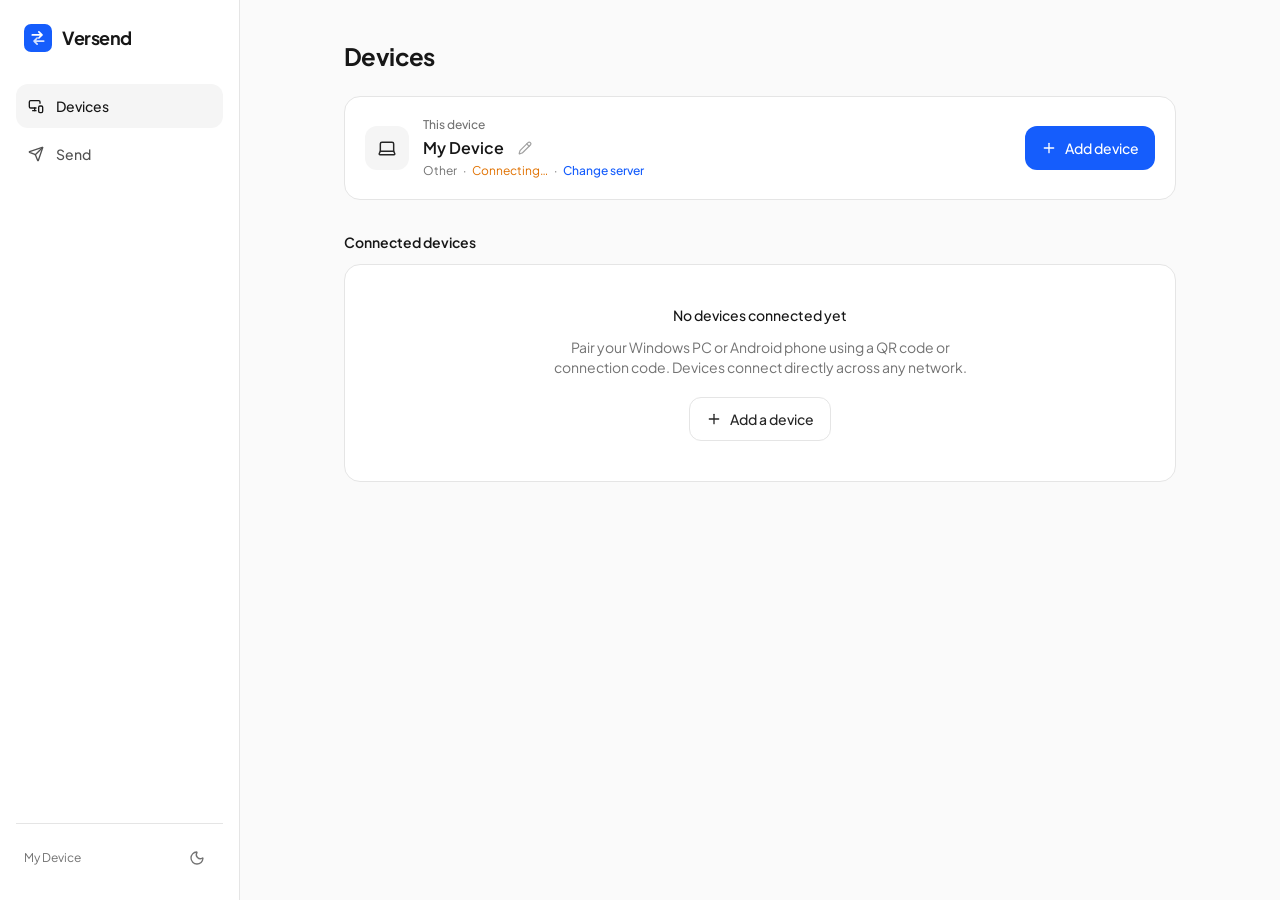
<file: android/app/src/main/assets/public/index.html>
<!doctype html>
<html lang="en">
  <head>
    <meta charset="UTF-8" />
    <meta name="viewport" content="width=device-width, initial-scale=1.0, viewport-fit=cover" />
    <title>Versend — Cross-Platform File Transfer</title>
    <meta name="description" content="Fast, minimal cross-platform peer-to-peer file transfer between Windows and Android." />
    <meta property="og:title" content="Versend — Cross-Platform File Transfer" />
    <meta property="og:description" content="Fast, minimal cross-platform peer-to-peer file transfer between Windows and Android." />
    <meta property="og:type" content="website" />
    <meta name="twitter:card" content="summary_large_image" />
    <link rel="icon" type="image/svg+xml" href="./icon.svg" />
    <link rel="icon" type="image/png" sizes="192x192" href="./icon-192.png" />
    <link rel="apple-touch-icon" href="./icon-192.png" />
    <link rel="preconnect" href="https://fonts.googleapis.com" />
    <link rel="preconnect" href="https://fonts.gstatic.com" crossorigin />
    <link
      href="https://fonts.googleapis.com/css2?family=JetBrains+Mono:wght@400;500;600&family=Plus+Jakarta+Sans:wght@400;500;600;700&display=swap"
      rel="stylesheet"
    />
    <script>
      (function () {
        try {
          var saved = localStorage.getItem('versend_theme');
          var prefersDark = window.matchMedia && window.matchMedia('(prefers-color-scheme: dark)').matches;
          if (saved === 'dark' || (!saved && prefersDark)) {
            document.documentElement.classList.add('dark');
          } else {
            document.documentElement.classList.remove('dark');
          }
        } catch (e) {}
      })();
    </script>
    <script type="module" crossorigin src="./assets/index-BKLZPEzc.js"></script>
    <link rel="stylesheet" crossorigin href="./assets/index-C2T9UfNj.css">
  </head>
  <body class="bg-[#FAFAFA] text-[#111827] dark:bg-[#111214] dark:text-[#F3F4F6] antialiased selection:bg-blue-600/15 selection:text-blue-700 dark:selection:bg-blue-500/25 dark:selection:text-blue-300">
    <div id="root"></div>
  </body>
</html>
</file>
<file: android/app/src/main/assets/public/assets/index-C2T9UfNj.css>
/*! tailwindcss v4.3.5 | MIT License | https://tailwindcss.com */
@layer properties{@supports (((-webkit-hyphens:none)) and (not (margin-trim:block))) or ((-moz-orient:inline) and (not (color:rgb(from red r g b)))){*,:before,:after,::backdrop{--tw-rotate-x:initial;--tw-rotate-y:initial;--tw-rotate-z:initial;--tw-skew-x:initial;--tw-skew-y:initial;--tw-space-y-reverse:0;--tw-divide-y-reverse:0;--tw-border-style:solid;--tw-font-weight:initial;--tw-tracking:initial;--tw-ordinal:initial;--tw-slashed-zero:initial;--tw-numeric-figure:initial;--tw-numeric-spacing:initial;--tw-numeric-fraction:initial;--tw-shadow:0 0 #0000;--tw-shadow-color:initial;--tw-shadow-alpha:100%;--tw-inset-shadow:0 0 #0000;--tw-inset-shadow-color:initial;--tw-inset-shadow-alpha:100%;--tw-ring-color:initial;--tw-ring-shadow:0 0 #0000;--tw-inset-ring-color:initial;--tw-inset-ring-shadow:0 0 #0000;--tw-ring-inset:initial;--tw-ring-offset-width:0px;--tw-ring-offset-color:#fff;--tw-ring-offset-shadow:0 0 #0000;--tw-blur:initial;--tw-brightness:initial;--tw-contrast:initial;--tw-grayscale:initial;--tw-hue-rotate:initial;--tw-invert:initial;--tw-opacity:initial;--tw-saturate:initial;--tw-sepia:initial;--tw-drop-shadow:initial;--tw-drop-shadow-color:initial;--tw-drop-shadow-alpha:100%;--tw-drop-shadow-size:initial;--tw-backdrop-blur:initial;--tw-backdrop-brightness:initial;--tw-backdrop-contrast:initial;--tw-backdrop-grayscale:initial;--tw-backdrop-hue-rotate:initial;--tw-backdrop-invert:initial;--tw-backdrop-opacity:initial;--tw-backdrop-saturate:initial;--tw-backdrop-sepia:initial;--tw-duration:initial}}}@layer theme{:root,:host{--font-sans:-apple-system, BlinkMacSystemFont, "Segoe UI", Roboto, "Helvetica Neue", "Noto Sans", Arial, sans-serif, "Apple Color Emoji", "Segoe UI Emoji", "Segoe UI Symbol", "Noto Color Emoji";--font-mono:ui-monospace, SFMono-Regular, Menlo, Monaco, Consolas, "Liberation Mono", "Courier New", monospace;--color-red-400:oklch(70.4% .191 22.216);--color-red-500:oklch(63.7% .237 25.331);--color-red-600:oklch(57.7% .245 27.325);--color-amber-400:oklch(82.8% .189 84.429);--color-amber-500:oklch(76.9% .188 70.08);--color-amber-600:oklch(66.6% .179 58.318);--color-amber-700:oklch(55.5% .163 48.998);--color-emerald-400:oklch(76.5% .177 163.223);--color-emerald-500:oklch(69.6% .17 162.48);--color-emerald-600:oklch(59.6% .145 163.225);--color-blue-50:oklch(97% .014 254.604);--color-blue-300:oklch(80.9% .105 251.813);--color-blue-400:oklch(70.7% .165 254.624);--color-blue-500:oklch(62.3% .214 259.815);--color-blue-600:oklch(54.6% .245 262.881);--color-blue-700:oklch(48.8% .243 264.376);--color-neutral-50:oklch(98.5% 0 none);--color-neutral-100:oklch(97% 0 none);--color-neutral-200:oklch(92.2% 0 none);--color-neutral-300:oklch(87% 0 none);--color-neutral-400:oklch(70.8% 0 none);--color-neutral-500:oklch(55.6% 0 none);--color-neutral-600:oklch(43.9% 0 none);--color-neutral-700:oklch(37.1% 0 none);--color-neutral-800:oklch(26.9% 0 none);--color-neutral-900:oklch(20.5% 0 none);--color-black:#000;--color-white:#fff;--spacing:.25rem;--container-md:28rem;--container-4xl:56rem;--text-xs:.75rem;--text-xs--line-height:calc(1 / .75);--text-sm:.875rem;--text-sm--line-height:calc(1.25 / .875);--text-base:1rem;--text-base--line-height:calc(1.5 / 1);--text-lg:1.125rem;--text-lg--line-height:calc(1.75 / 1.125);--text-2xl:1.5rem;--text-2xl--line-height:calc(2 / 1.5);--font-weight-medium:500;--font-weight-semibold:600;--font-weight-bold:700;--tracking-tight:-.025em;--tracking-wider:.05em;--tracking-widest:.1em;--radius-lg:.5rem;--radius-xl:.75rem;--radius-2xl:1rem;--blur-md:12px;--default-transition-duration:.15s;--default-transition-timing-function:cubic-bezier(.4, 0, .2, 1);--default-font-family:var(--font-sans);--default-mono-font-family:var(--font-mono)}}@layer base{*,:after,:before,::backdrop{box-sizing:border-box;border:0 solid;margin:0;padding:0}::file-selector-button{box-sizing:border-box;border:0 solid;margin:0;padding:0}html,:host{-webkit-text-size-adjust:100%;tab-size:4;line-height:1.5;font-family:var(--default-font-family,-apple-system, BlinkMacSystemFont, "Segoe UI", Roboto, "Helvetica Neue", "Noto Sans", Arial, sans-serif, "Apple Color Emoji", "Segoe UI Emoji", "Segoe UI Symbol", "Noto Color Emoji");font-feature-settings:var(--default-font-feature-settings,normal);font-variation-settings:var(--default-font-variation-settings,normal);-webkit-tap-highlight-color:transparent}hr{height:0;color:inherit;border-top-width:1px}abbr:where([title]){-webkit-text-decoration:underline dotted;text-decoration:underline dotted}h1,h2,h3,h4,h5,h6{font-size:inherit;font-weight:inherit}a{color:inherit;-webkit-text-decoration:inherit;-webkit-text-decoration:inherit;-webkit-text-decoration:inherit;-webkit-text-decoration:inherit;text-decoration:inherit}b,strong{font-weight:bolder}code,kbd,samp,pre{font-family:var(--default-mono-font-family,ui-monospace, SFMono-Regular, Menlo, Monaco, Consolas, "Liberation Mono", "Courier New", monospace);font-feature-settings:var(--default-mono-font-feature-settings,normal);font-variation-settings:var(--default-mono-font-variation-settings,normal);font-size:1em}small{font-size:80%}sub,sup{vertical-align:baseline;font-size:75%;line-height:0;position:relative}sub{bottom:-.25em}sup{top:-.5em}table{text-indent:0;border-color:inherit;border-collapse:collapse}:-moz-focusring:where(:not(iframe)){outline:auto}progress{vertical-align:baseline}summary{display:list-item}ol,ul,menu{list-style:none}img,svg,video,canvas,audio,iframe,embed,object{vertical-align:middle;display:block}img,video{max-width:100%;height:auto}button,input,select,optgroup,textarea{font:inherit;font-feature-settings:inherit;font-variation-settings:inherit;letter-spacing:inherit;color:inherit;opacity:1;background-color:#0000;border-radius:0}::file-selector-button{font:inherit;font-feature-settings:inherit;font-variation-settings:inherit;letter-spacing:inherit;color:inherit;opacity:1;background-color:#0000;border-radius:0}:where(select:is([multiple],[size])) optgroup{font-weight:bolder}:where(select:is([multiple],[size])) optgroup option{padding-inline-start:20px}::file-selector-button{margin-inline-end:4px}::placeholder{opacity:1}@supports (not ((-webkit-appearance:-apple-pay-button))) or (contain-intrinsic-size:1px){::placeholder{color:currentColor}@supports (color:color-mix(in lab, red, red)){::placeholder{color:color-mix(in oklab, currentcolor 50%, transparent)}}}textarea{resize:vertical}::-webkit-search-decoration{-webkit-appearance:none}::-webkit-date-and-time-value{min-height:1lh;text-align:inherit}::-webkit-datetime-edit{display:inline-flex}::-webkit-datetime-edit-fields-wrapper{padding:0}::-webkit-datetime-edit{padding-block:0}::-webkit-datetime-edit-year-field{padding-block:0}::-webkit-datetime-edit-month-field{padding-block:0}::-webkit-datetime-edit-day-field{padding-block:0}::-webkit-datetime-edit-hour-field{padding-block:0}::-webkit-datetime-edit-minute-field{padding-block:0}::-webkit-datetime-edit-second-field{padding-block:0}::-webkit-datetime-edit-millisecond-field{padding-block:0}::-webkit-datetime-edit-meridiem-field{padding-block:0}::-webkit-calendar-picker-indicator{line-height:1}:-moz-ui-invalid{box-shadow:none}button,input:where([type=button],[type=reset],[type=submit]){appearance:button}::file-selector-button{appearance:button}::-webkit-inner-spin-button{height:auto}::-webkit-outer-spin-button{height:auto}[hidden]:where(:not([hidden=until-found])){display:none!important}:root{--font-sans:"Plus Jakarta Sans", -apple-system, BlinkMacSystemFont, "Segoe UI", sans-serif;--font-mono:"JetBrains Mono", ui-monospace, SFMono-Regular, Menlo, monospace}html{font-family:var(--font-sans);-webkit-tap-highlight-color:transparent}.font-mono{font-family:var(--font-mono)}}@layer components;@layer utilities{.pointer-events-none{pointer-events:none}.visible{visibility:visible}.absolute{position:absolute}.fixed{position:fixed}.relative{position:relative}.static{position:static}.sticky{position:sticky}.inset-0{inset:0}.top-0{top:0}.right-0{right:0}.bottom-0{bottom:0}.left-0{left:0}.z-30{z-index:30}.z-50{z-index:50}.container{width:100%}@media (width>=40rem){.container{max-width:40rem}}@media (width>=48rem){.container{max-width:48rem}}@media (width>=64rem){.container{max-width:64rem}}@media (width>=80rem){.container{max-width:80rem}}@media (width>=96rem){.container{max-width:96rem}}.mx-auto{margin-inline:auto}.mt-0\.5{margin-top:calc(var(--spacing) * .5)}.mt-1{margin-top:var(--spacing)}.mt-2{margin-top:calc(var(--spacing) * 2)}.-mr-2{margin-right:calc(var(--spacing) * -2)}.mb-1\.5{margin-bottom:calc(var(--spacing) * 1.5)}.block{display:block}.flex{display:flex}.grid{display:grid}.hidden{display:none}.inline{display:inline}.inline-block{display:inline-block}.inline-flex{display:inline-flex}.table{display:table}.aspect-square{aspect-ratio:1}.h-1\.5{height:calc(var(--spacing) * 1.5)}.h-2{height:calc(var(--spacing) * 2)}.h-3\.5{height:calc(var(--spacing) * 3.5)}.h-4{height:calc(var(--spacing) * 4)}.h-5{height:calc(var(--spacing) * 5)}.h-6{height:calc(var(--spacing) * 6)}.h-7{height:calc(var(--spacing) * 7)}.h-10{height:calc(var(--spacing) * 10)}.h-11{height:calc(var(--spacing) * 11)}.h-13{height:calc(var(--spacing) * 13)}.h-14{height:calc(var(--spacing) * 14)}.h-44{height:calc(var(--spacing) * 44)}.h-full{height:100%}.h-screen{height:100vh}.max-h-48{max-height:calc(var(--spacing) * 48)}.max-h-64{max-height:calc(var(--spacing) * 64)}.min-h-\[36px\]{min-height:36px}.min-h-\[38px\]{min-height:38px}.min-h-\[40px\]{min-height:40px}.min-h-\[44px\]{min-height:44px}.min-h-\[68px\]{min-height:68px}.min-h-screen{min-height:100vh}.w-1\.5{width:calc(var(--spacing) * 1.5)}.w-3\.5{width:calc(var(--spacing) * 3.5)}.w-4{width:calc(var(--spacing) * 4)}.w-5{width:calc(var(--spacing) * 5)}.w-6{width:calc(var(--spacing) * 6)}.w-7{width:calc(var(--spacing) * 7)}.w-10{width:calc(var(--spacing) * 10)}.w-11{width:calc(var(--spacing) * 11)}.w-44{width:calc(var(--spacing) * 44)}.w-full{width:100%}.max-w-4xl{max-width:var(--container-4xl)}.max-w-\[140px\]{max-width:140px}.max-w-\[180px\]{max-width:180px}.max-w-md{max-width:var(--container-md)}.min-w-0{min-width:0}.min-w-\[36px\]{min-width:36px}.min-w-\[40px\]{min-width:40px}.min-w-\[44px\]{min-width:44px}.min-w-\[200px\]{min-width:200px}.flex-1{flex:1}.shrink-0{flex-shrink:0}.flex-grow{flex-grow:1}.transform{transform:var(--tw-rotate-x, ) var(--tw-rotate-y, ) var(--tw-rotate-z, ) var(--tw-skew-x, ) var(--tw-skew-y, )}.cursor-not-allowed{cursor:not-allowed}.resize{resize:both}.grid-cols-1{grid-template-columns:repeat(1,minmax(0,1fr))}.grid-cols-2{grid-template-columns:repeat(2,minmax(0,1fr))}.flex-col{flex-direction:column}.flex-wrap{flex-wrap:wrap}.items-center{align-items:center}.items-end{align-items:flex-end}.items-start{align-items:flex-start}.justify-between{justify-content:space-between}.justify-center{justify-content:center}.gap-0\.5{gap:calc(var(--spacing) * .5)}.gap-1{gap:var(--spacing)}.gap-1\.5{gap:calc(var(--spacing) * 1.5)}.gap-2{gap:calc(var(--spacing) * 2)}.gap-2\.5{gap:calc(var(--spacing) * 2.5)}.gap-3{gap:calc(var(--spacing) * 3)}.gap-3\.5{gap:calc(var(--spacing) * 3.5)}.gap-4{gap:calc(var(--spacing) * 4)}:where(.space-y-1>:not(:last-child)){--tw-space-y-reverse:0;margin-block-start:calc(var(--spacing) * var(--tw-space-y-reverse));margin-block-end:calc(var(--spacing) * calc(1 - var(--tw-space-y-reverse)))}:where(.space-y-1\.5>:not(:last-child)){--tw-space-y-reverse:0;margin-block-start:calc(calc(var(--spacing) * 1.5) * var(--tw-space-y-reverse));margin-block-end:calc(calc(var(--spacing) * 1.5) * calc(1 - var(--tw-space-y-reverse)))}:where(.space-y-3>:not(:last-child)){--tw-space-y-reverse:0;margin-block-start:calc(calc(var(--spacing) * 3) * var(--tw-space-y-reverse));margin-block-end:calc(calc(var(--spacing) * 3) * calc(1 - var(--tw-space-y-reverse)))}:where(.space-y-4>:not(:last-child)){--tw-space-y-reverse:0;margin-block-start:calc(calc(var(--spacing) * 4) * var(--tw-space-y-reverse));margin-block-end:calc(calc(var(--spacing) * 4) * calc(1 - var(--tw-space-y-reverse)))}:where(.space-y-5>:not(:last-child)){--tw-space-y-reverse:0;margin-block-start:calc(calc(var(--spacing) * 5) * var(--tw-space-y-reverse));margin-block-end:calc(calc(var(--spacing) * 5) * calc(1 - var(--tw-space-y-reverse)))}:where(.space-y-6>:not(:last-child)){--tw-space-y-reverse:0;margin-block-start:calc(calc(var(--spacing) * 6) * var(--tw-space-y-reverse));margin-block-end:calc(calc(var(--spacing) * 6) * calc(1 - var(--tw-space-y-reverse)))}:where(.space-y-8>:not(:last-child)){--tw-space-y-reverse:0;margin-block-start:calc(calc(var(--spacing) * 8) * var(--tw-space-y-reverse));margin-block-end:calc(calc(var(--spacing) * 8) * calc(1 - var(--tw-space-y-reverse)))}.gap-x-1\.5{column-gap:calc(var(--spacing) * 1.5)}.gap-x-2{column-gap:calc(var(--spacing) * 2)}.gap-y-1{row-gap:var(--spacing)}:where(.divide-y>:not(:last-child)){--tw-divide-y-reverse:0;border-bottom-style:var(--tw-border-style);border-top-style:var(--tw-border-style);border-top-width:calc(1px * var(--tw-divide-y-reverse));border-bottom-width:calc(1px * calc(1 - var(--tw-divide-y-reverse)))}:where(.divide-neutral-100>:not(:last-child)){border-color:var(--color-neutral-100)}:where(.divide-neutral-200>:not(:last-child)){border-color:var(--color-neutral-200)}.truncate{text-overflow:ellipsis;white-space:nowrap;overflow:hidden}.overflow-hidden{overflow:hidden}.overflow-y-auto{overflow-y:auto}.rounded-2xl{border-radius:var(--radius-2xl)}.rounded-full{border-radius:2147483647px}.rounded-lg{border-radius:var(--radius-lg)}.rounded-xl{border-radius:var(--radius-xl)}.rounded-t-2xl{border-top-left-radius:var(--radius-2xl);border-top-right-radius:var(--radius-2xl)}.border{border-style:var(--tw-border-style);border-width:1px}.border-2{border-style:var(--tw-border-style);border-width:2px}.border-t{border-top-style:var(--tw-border-style);border-top-width:1px}.border-r{border-right-style:var(--tw-border-style);border-right-width:1px}.border-b{border-bottom-style:var(--tw-border-style);border-bottom-width:1px}.border-dashed{--tw-border-style:dashed;border-style:dashed}.border-blue-600{border-color:var(--color-blue-600)}.border-neutral-100{border-color:var(--color-neutral-100)}.border-neutral-200{border-color:var(--color-neutral-200)}.border-neutral-200\/70{border-color:#e5e5e5b3}@supports (color:color-mix(in lab, red, red)){.border-neutral-200\/70{border-color:color-mix(in oklab, var(--color-neutral-200) 70%, transparent)}}.border-neutral-300{border-color:var(--color-neutral-300)}.border-white\/80{border-color:#fffc}@supports (color:color-mix(in lab, red, red)){.border-white\/80{border-color:color-mix(in oklab, var(--color-white) 80%, transparent)}}.bg-\[\#FAFAFA\]{background-color:#fafafa}.bg-amber-500{background-color:var(--color-amber-500)}.bg-black{background-color:var(--color-black)}.bg-black\/45{background-color:#00000073}@supports (color:color-mix(in lab, red, red)){.bg-black\/45{background-color:color-mix(in oklab, var(--color-black) 45%, transparent)}}.bg-blue-50{background-color:var(--color-blue-50)}.bg-blue-50\/50{background-color:#eff6ff80}@supports (color:color-mix(in lab, red, red)){.bg-blue-50\/50{background-color:color-mix(in oklab, var(--color-blue-50) 50%, transparent)}}.bg-blue-50\/60{background-color:#eff6ff99}@supports (color:color-mix(in lab, red, red)){.bg-blue-50\/60{background-color:color-mix(in oklab, var(--color-blue-50) 60%, transparent)}}.bg-blue-600{background-color:var(--color-blue-600)}.bg-emerald-500{background-color:var(--color-emerald-500)}.bg-emerald-600{background-color:var(--color-emerald-600)}.bg-neutral-50{background-color:var(--color-neutral-50)}.bg-neutral-50\/60{background-color:#fafafa99}@supports (color:color-mix(in lab, red, red)){.bg-neutral-50\/60{background-color:color-mix(in oklab, var(--color-neutral-50) 60%, transparent)}}.bg-neutral-100{background-color:var(--color-neutral-100)}.bg-red-500{background-color:var(--color-red-500)}.bg-white{background-color:var(--color-white)}.bg-white\/90{background-color:#ffffffe6}@supports (color:color-mix(in lab, red, red)){.bg-white\/90{background-color:color-mix(in oklab, var(--color-white) 90%, transparent)}}.bg-white\/95{background-color:#fffffff2}@supports (color:color-mix(in lab, red, red)){.bg-white\/95{background-color:color-mix(in oklab, var(--color-white) 95%, transparent)}}.fill-blue-600{fill:var(--color-blue-600)}.object-cover{object-fit:cover}.p-0{padding:0}.p-1{padding:var(--spacing)}.p-1\.5{padding:calc(var(--spacing) * 1.5)}.p-3{padding:calc(var(--spacing) * 3)}.p-4{padding:calc(var(--spacing) * 4)}.p-5{padding:calc(var(--spacing) * 5)}.p-6{padding:calc(var(--spacing) * 6)}.p-8{padding:calc(var(--spacing) * 8)}.px-2{padding-inline:calc(var(--spacing) * 2)}.px-2\.5{padding-inline:calc(var(--spacing) * 2.5)}.px-3{padding-inline:calc(var(--spacing) * 3)}.px-3\.5{padding-inline:calc(var(--spacing) * 3.5)}.px-4{padding-inline:calc(var(--spacing) * 4)}.px-5{padding-inline:calc(var(--spacing) * 5)}.py-1{padding-block:var(--spacing)}.py-1\.5{padding-block:calc(var(--spacing) * 1.5)}.py-2{padding-block:calc(var(--spacing) * 2)}.py-2\.5{padding-block:calc(var(--spacing) * 2.5)}.py-3{padding-block:calc(var(--spacing) * 3)}.py-3\.5{padding-block:calc(var(--spacing) * 3.5)}.py-4{padding-block:calc(var(--spacing) * 4)}.py-6{padding-block:calc(var(--spacing) * 6)}.pt-1{padding-top:var(--spacing)}.pt-2{padding-top:calc(var(--spacing) * 2)}.pt-4{padding-top:calc(var(--spacing) * 4)}.pt-5{padding-top:calc(var(--spacing) * 5)}.pb-4{padding-bottom:calc(var(--spacing) * 4)}.pb-20{padding-bottom:calc(var(--spacing) * 20)}.text-center{text-align:center}.text-left{text-align:left}.font-mono{font-family:var(--font-mono)}.text-2xl{font-size:var(--text-2xl);line-height:var(--tw-leading,var(--text-2xl--line-height))}.text-base{font-size:var(--text-base);line-height:var(--tw-leading,var(--text-base--line-height))}.text-lg{font-size:var(--text-lg);line-height:var(--tw-leading,var(--text-lg--line-height))}.text-sm{font-size:var(--text-sm);line-height:var(--tw-leading,var(--text-sm--line-height))}.text-xs{font-size:var(--text-xs);line-height:var(--tw-leading,var(--text-xs--line-height))}.font-bold{--tw-font-weight:var(--font-weight-bold);font-weight:var(--font-weight-bold)}.font-medium{--tw-font-weight:var(--font-weight-medium);font-weight:var(--font-weight-medium)}.font-semibold{--tw-font-weight:var(--font-weight-semibold);font-weight:var(--font-weight-semibold)}.tracking-tight{--tw-tracking:var(--tracking-tight);letter-spacing:var(--tracking-tight)}.tracking-wider{--tw-tracking:var(--tracking-wider);letter-spacing:var(--tracking-wider)}.tracking-widest{--tw-tracking:var(--tracking-widest);letter-spacing:var(--tracking-widest)}.whitespace-nowrap{white-space:nowrap}.text-\[\#111827\]{color:#111827}.text-amber-600{color:var(--color-amber-600)}.text-amber-700{color:var(--color-amber-700)}.text-blue-600{color:var(--color-blue-600)}.text-emerald-600{color:var(--color-emerald-600)}.text-neutral-400{color:var(--color-neutral-400)}.text-neutral-500{color:var(--color-neutral-500)}.text-neutral-600{color:var(--color-neutral-600)}.text-neutral-700{color:var(--color-neutral-700)}.text-neutral-800{color:var(--color-neutral-800)}.text-neutral-900{color:var(--color-neutral-900)}.text-red-600{color:var(--color-red-600)}.text-white{color:var(--color-white)}.lowercase{text-transform:lowercase}.uppercase{text-transform:uppercase}.tabular-nums{--tw-numeric-spacing:tabular-nums;font-variant-numeric:var(--tw-ordinal, ) var(--tw-slashed-zero, ) var(--tw-numeric-figure, ) var(--tw-numeric-spacing, ) var(--tw-numeric-fraction, )}.antialiased{-webkit-font-smoothing:antialiased;-moz-osx-font-smoothing:grayscale}.opacity-55{opacity:.55}.shadow-xl{--tw-shadow:0 20px 25px -5px var(--tw-shadow-color,#0000001a), 0 8px 10px -6px var(--tw-shadow-color,#0000001a);box-shadow:var(--tw-inset-shadow), var(--tw-inset-ring-shadow), var(--tw-ring-offset-shadow), var(--tw-ring-shadow), var(--tw-shadow)}.shadow-xs{--tw-shadow:0 1px 2px 0 var(--tw-shadow-color,#0000000d);box-shadow:var(--tw-inset-shadow), var(--tw-inset-ring-shadow), var(--tw-ring-offset-shadow), var(--tw-ring-shadow), var(--tw-shadow)}.blur{--tw-blur:blur(8px);filter:var(--tw-blur, ) var(--tw-brightness, ) var(--tw-contrast, ) var(--tw-grayscale, ) var(--tw-hue-rotate, ) var(--tw-invert, ) var(--tw-saturate, ) var(--tw-sepia, ) var(--tw-drop-shadow, )}.invert{--tw-invert:invert(100%);filter:var(--tw-blur, ) var(--tw-brightness, ) var(--tw-contrast, ) var(--tw-grayscale, ) var(--tw-hue-rotate, ) var(--tw-invert, ) var(--tw-saturate, ) var(--tw-sepia, ) var(--tw-drop-shadow, )}.filter{filter:var(--tw-blur, ) var(--tw-brightness, ) var(--tw-contrast, ) var(--tw-grayscale, ) var(--tw-hue-rotate, ) var(--tw-invert, ) var(--tw-saturate, ) var(--tw-sepia, ) var(--tw-drop-shadow, )}.filter\!{filter:var(--tw-blur, ) var(--tw-brightness, ) var(--tw-contrast, ) var(--tw-grayscale, ) var(--tw-hue-rotate, ) var(--tw-invert, ) var(--tw-saturate, ) var(--tw-sepia, ) var(--tw-drop-shadow, )!important}.backdrop-blur-\[2px\]{--tw-backdrop-blur:blur(2px);-webkit-backdrop-filter:var(--tw-backdrop-blur, ) var(--tw-backdrop-brightness, ) var(--tw-backdrop-contrast, ) var(--tw-backdrop-grayscale, ) var(--tw-backdrop-hue-rotate, ) var(--tw-backdrop-invert, ) var(--tw-backdrop-opacity, ) var(--tw-backdrop-saturate, ) var(--tw-backdrop-sepia, );backdrop-filter:var(--tw-backdrop-blur, ) var(--tw-backdrop-brightness, ) var(--tw-backdrop-contrast, ) var(--tw-backdrop-grayscale, ) var(--tw-backdrop-hue-rotate, ) var(--tw-backdrop-invert, ) var(--tw-backdrop-opacity, ) var(--tw-backdrop-saturate, ) var(--tw-backdrop-sepia, )}.backdrop-blur-md{--tw-backdrop-blur:blur(var(--blur-md));-webkit-backdrop-filter:var(--tw-backdrop-blur, ) var(--tw-backdrop-brightness, ) var(--tw-backdrop-contrast, ) var(--tw-backdrop-grayscale, ) var(--tw-backdrop-hue-rotate, ) var(--tw-backdrop-invert, ) var(--tw-backdrop-opacity, ) var(--tw-backdrop-saturate, ) var(--tw-backdrop-sepia, );backdrop-filter:var(--tw-backdrop-blur, ) var(--tw-backdrop-brightness, ) var(--tw-backdrop-contrast, ) var(--tw-backdrop-grayscale, ) var(--tw-backdrop-hue-rotate, ) var(--tw-backdrop-invert, ) var(--tw-backdrop-opacity, ) var(--tw-backdrop-saturate, ) var(--tw-backdrop-sepia, )}.transition{transition-property:color,background-color,border-color,outline-color,text-decoration-color,fill,stroke,--tw-gradient-from,--tw-gradient-via,--tw-gradient-to,opacity,box-shadow,transform,translate,scale,rotate,filter,-webkit-backdrop-filter,backdrop-filter,display,content-visibility,overlay,pointer-events;transition-timing-function:var(--tw-ease,var(--default-transition-timing-function));transition-duration:var(--tw-duration,var(--default-transition-duration))}.transition-all{transition-property:all;transition-timing-function:var(--tw-ease,var(--default-transition-timing-function));transition-duration:var(--tw-duration,var(--default-transition-duration))}.transition-colors{transition-property:color,background-color,border-color,outline-color,text-decoration-color,fill,stroke,--tw-gradient-from,--tw-gradient-via,--tw-gradient-to;transition-timing-function:var(--tw-ease,var(--default-transition-timing-function));transition-duration:var(--tw-duration,var(--default-transition-duration))}.duration-150{--tw-duration:.15s;transition-duration:.15s}.selection\:bg-blue-600\/15 ::selection{background-color:#155dfc26}@supports (color:color-mix(in lab, red, red)){.selection\:bg-blue-600\/15 ::selection{background-color:color-mix(in oklab, var(--color-blue-600) 15%, transparent)}}.selection\:bg-blue-600\/15::selection{background-color:#155dfc26}@supports (color:color-mix(in lab, red, red)){.selection\:bg-blue-600\/15::selection{background-color:color-mix(in oklab, var(--color-blue-600) 15%, transparent)}}.selection\:text-blue-700 ::selection{color:var(--color-blue-700)}.selection\:text-blue-700::selection{color:var(--color-blue-700)}.placeholder\:text-neutral-400::placeholder{color:var(--color-neutral-400)}@media (hover:hover){.hover\:border-neutral-300:hover{border-color:var(--color-neutral-300)}.hover\:bg-blue-50:hover{background-color:var(--color-blue-50)}.hover\:bg-blue-700:hover{background-color:var(--color-blue-700)}.hover\:bg-neutral-50:hover{background-color:var(--color-neutral-50)}.hover\:bg-neutral-100:hover{background-color:var(--color-neutral-100)}.hover\:text-neutral-700:hover{color:var(--color-neutral-700)}.hover\:text-neutral-900:hover{color:var(--color-neutral-900)}.hover\:text-red-600:hover{color:var(--color-red-600)}.hover\:underline:hover{text-decoration-line:underline}}.focus\:border-blue-600:focus{border-color:var(--color-blue-600)}.focus\:ring-2:focus{--tw-ring-shadow:var(--tw-ring-inset, ) 0 0 0 calc(2px + var(--tw-ring-offset-width)) var(--tw-ring-color,currentcolor);box-shadow:var(--tw-inset-shadow), var(--tw-inset-ring-shadow), var(--tw-ring-offset-shadow), var(--tw-ring-shadow), var(--tw-shadow)}.focus\:ring-blue-600\/30:focus{--tw-ring-color:#155dfc4d}@supports (color:color-mix(in lab, red, red)){.focus\:ring-blue-600\/30:focus{--tw-ring-color:color-mix(in oklab, var(--color-blue-600) 30%, transparent)}}.focus\:outline-none:focus{--tw-outline-style:none;outline-style:none}.disabled\:opacity-45:disabled{opacity:.45}@media (hover:hover){.disabled\:hover\:bg-blue-600:disabled:hover{background-color:var(--color-blue-600)}}@media (width>=40rem){.sm\:max-w-md{max-width:var(--container-md)}.sm\:grid-cols-2{grid-template-columns:repeat(2,minmax(0,1fr))}.sm\:flex-row{flex-direction:row}.sm\:items-center{align-items:center}.sm\:rounded-2xl{border-radius:var(--radius-2xl)}.sm\:p-4{padding:calc(var(--spacing) * 4)}.sm\:p-5{padding:calc(var(--spacing) * 5)}.sm\:p-10{padding:calc(var(--spacing) * 10)}.sm\:px-8{padding-inline:calc(var(--spacing) * 8)}}@media (width>=48rem){.md\:flex{display:flex}.md\:hidden{display:none}.md\:w-60{width:calc(var(--spacing) * 60)}.md\:shrink-0{flex-shrink:0}.md\:flex-col{flex-direction:column}.md\:flex-row{flex-direction:row}.md\:py-10{padding-block:calc(var(--spacing) * 10)}.md\:pb-10{padding-bottom:calc(var(--spacing) * 10)}}@media (width>=64rem){.lg\:grid-cols-3{grid-template-columns:repeat(3,minmax(0,1fr))}}:where(.dark\:divide-\[\#27292E\]:where(.dark,.dark *)>:not(:last-child)),.dark\:border-\[\#27292E\]:where(.dark,.dark *){border-color:#27292e}.dark\:border-\[\#32353C\]:where(.dark,.dark *){border-color:#32353c}.dark\:border-\[\#34373E\]:where(.dark,.dark *){border-color:#34373e}.dark\:border-blue-500:where(.dark,.dark *){border-color:var(--color-blue-500)}.dark\:bg-\[\#181A1E\]:where(.dark,.dark *){background-color:#181a1e}.dark\:bg-\[\#15171A\]:where(.dark,.dark *){background-color:#15171a}.dark\:bg-\[\#15171A\]\/90:where(.dark,.dark *){background-color:oklab(20.3764% -.00135883 -.00660075/.9)}.dark\:bg-\[\#15171A\]\/95:where(.dark,.dark *){background-color:oklab(20.3764% -.00135883 -.00660075/.95)}.dark\:bg-\[\#23262C\]:where(.dark,.dark *){background-color:#23262c}.dark\:bg-\[\#111214\]:where(.dark,.dark *){background-color:#111214}.dark\:bg-\[\#141619\]:where(.dark,.dark *){background-color:#141619}.dark\:bg-blue-500:where(.dark,.dark *){background-color:var(--color-blue-500)}.dark\:bg-blue-500\/10:where(.dark,.dark *){background-color:#3080ff1a}@supports (color:color-mix(in lab, red, red)){.dark\:bg-blue-500\/10:where(.dark,.dark *){background-color:color-mix(in oklab, var(--color-blue-500) 10%, transparent)}}.dark\:bg-emerald-500:where(.dark,.dark *){background-color:var(--color-emerald-500)}.dark\:fill-blue-500:where(.dark,.dark *){fill:var(--color-blue-500)}.dark\:text-\[\#F3F4F6\]:where(.dark,.dark *){color:#f3f4f6}.dark\:text-amber-400:where(.dark,.dark *){color:var(--color-amber-400)}.dark\:text-blue-400:where(.dark,.dark *){color:var(--color-blue-400)}.dark\:text-emerald-400:where(.dark,.dark *){color:var(--color-emerald-400)}.dark\:text-neutral-100:where(.dark,.dark *){color:var(--color-neutral-100)}.dark\:text-neutral-200:where(.dark,.dark *){color:var(--color-neutral-200)}.dark\:text-neutral-300:where(.dark,.dark *){color:var(--color-neutral-300)}.dark\:text-neutral-400:where(.dark,.dark *){color:var(--color-neutral-400)}.dark\:text-neutral-500:where(.dark,.dark *){color:var(--color-neutral-500)}.dark\:text-red-400:where(.dark,.dark *){color:var(--color-red-400)}.dark\:selection\:bg-blue-500\/25:where(.dark,.dark *) ::selection{background-color:#3080ff40}@supports (color:color-mix(in lab, red, red)){.dark\:selection\:bg-blue-500\/25:where(.dark,.dark *) ::selection{background-color:color-mix(in oklab, var(--color-blue-500) 25%, transparent)}}.dark\:selection\:bg-blue-500\/25:where(.dark,.dark *)::selection{background-color:#3080ff40}@supports (color:color-mix(in lab, red, red)){.dark\:selection\:bg-blue-500\/25:where(.dark,.dark *)::selection{background-color:color-mix(in oklab, var(--color-blue-500) 25%, transparent)}}.dark\:selection\:text-blue-300:where(.dark,.dark *) ::selection{color:var(--color-blue-300)}.dark\:selection\:text-blue-300:where(.dark,.dark *)::selection{color:var(--color-blue-300)}@media (hover:hover){.dark\:hover\:border-\[\#373A42\]:where(.dark,.dark *):hover{border-color:#373a42}.dark\:hover\:bg-\[\#1C1E23\]:where(.dark,.dark *):hover{background-color:#1c1e23}.dark\:hover\:bg-\[\#23262C\]:where(.dark,.dark *):hover{background-color:#23262c}.dark\:hover\:bg-blue-500\/10:where(.dark,.dark *):hover{background-color:#3080ff1a}@supports (color:color-mix(in lab, red, red)){.dark\:hover\:bg-blue-500\/10:where(.dark,.dark *):hover{background-color:color-mix(in oklab, var(--color-blue-500) 10%, transparent)}}.dark\:hover\:text-neutral-100:where(.dark,.dark *):hover{color:var(--color-neutral-100)}.dark\:hover\:text-neutral-200:where(.dark,.dark *):hover{color:var(--color-neutral-200)}.dark\:hover\:text-red-400:where(.dark,.dark *):hover{color:var(--color-red-400)}}.dark\:focus\:border-blue-500:where(.dark,.dark *):focus{border-color:var(--color-blue-500)}}@media (prefers-reduced-motion:reduce){*,:before,:after{transition-duration:.01ms!important;animation-duration:.01ms!important;animation-iteration-count:1!important}}@property --tw-rotate-x{syntax:"*";inherits:false}@property --tw-rotate-y{syntax:"*";inherits:false}@property --tw-rotate-z{syntax:"*";inherits:false}@property --tw-skew-x{syntax:"*";inherits:false}@property --tw-skew-y{syntax:"*";inherits:false}@property --tw-space-y-reverse{syntax:"*";inherits:false;initial-value:0}@property --tw-divide-y-reverse{syntax:"*";inherits:false;initial-value:0}@property --tw-border-style{syntax:"*";inherits:false;initial-value:solid}@property --tw-font-weight{syntax:"*";inherits:false}@property --tw-tracking{syntax:"*";inherits:false}@property --tw-ordinal{syntax:"*";inherits:false}@property --tw-slashed-zero{syntax:"*";inherits:false}@property --tw-numeric-figure{syntax:"*";inherits:false}@property --tw-numeric-spacing{syntax:"*";inherits:false}@property --tw-numeric-fraction{syntax:"*";inherits:false}@property --tw-shadow{syntax:"*";inherits:false;initial-value:0 0 #0000}@property --tw-shadow-color{syntax:"*";inherits:false}@property --tw-shadow-alpha{syntax:"<percentage>";inherits:false;initial-value:100%}@property --tw-inset-shadow{syntax:"*";inherits:false;initial-value:0 0 #0000}@property --tw-inset-shadow-color{syntax:"*";inherits:false}@property --tw-inset-shadow-alpha{syntax:"<percentage>";inherits:false;initial-value:100%}@property --tw-ring-color{syntax:"*";inherits:false}@property --tw-ring-shadow{syntax:"*";inherits:false;initial-value:0 0 #0000}@property --tw-inset-ring-color{syntax:"*";inherits:false}@property --tw-inset-ring-shadow{syntax:"*";inherits:false;initial-value:0 0 #0000}@property --tw-ring-inset{syntax:"*";inherits:false}@property --tw-ring-offset-width{syntax:"<length>";inherits:false;initial-value:0}@property --tw-ring-offset-color{syntax:"*";inherits:false;initial-value:#fff}@property --tw-ring-offset-shadow{syntax:"*";inherits:false;initial-value:0 0 #0000}@property --tw-blur{syntax:"*";inherits:false}@property --tw-brightness{syntax:"*";inherits:false}@property --tw-contrast{syntax:"*";inherits:false}@property --tw-grayscale{syntax:"*";inherits:false}@property --tw-hue-rotate{syntax:"*";inherits:false}@property --tw-invert{syntax:"*";inherits:false}@property --tw-opacity{syntax:"*";inherits:false}@property --tw-saturate{syntax:"*";inherits:false}@property --tw-sepia{syntax:"*";inherits:false}@property --tw-drop-shadow{syntax:"*";inherits:false}@property --tw-drop-shadow-color{syntax:"*";inherits:false}@property --tw-drop-shadow-alpha{syntax:"<percentage>";inherits:false;initial-value:100%}@property --tw-drop-shadow-size{syntax:"*";inherits:false}@property --tw-backdrop-blur{syntax:"*";inherits:false}@property --tw-backdrop-brightness{syntax:"*";inherits:false}@property --tw-backdrop-contrast{syntax:"*";inherits:false}@property --tw-backdrop-grayscale{syntax:"*";inherits:false}@property --tw-backdrop-hue-rotate{syntax:"*";inherits:false}@property --tw-backdrop-invert{syntax:"*";inherits:false}@property --tw-backdrop-opacity{syntax:"*";inherits:false}@property --tw-backdrop-saturate{syntax:"*";inherits:false}@property --tw-backdrop-sepia{syntax:"*";inherits:false}@property --tw-duration{syntax:"*";inherits:false}
</file>
